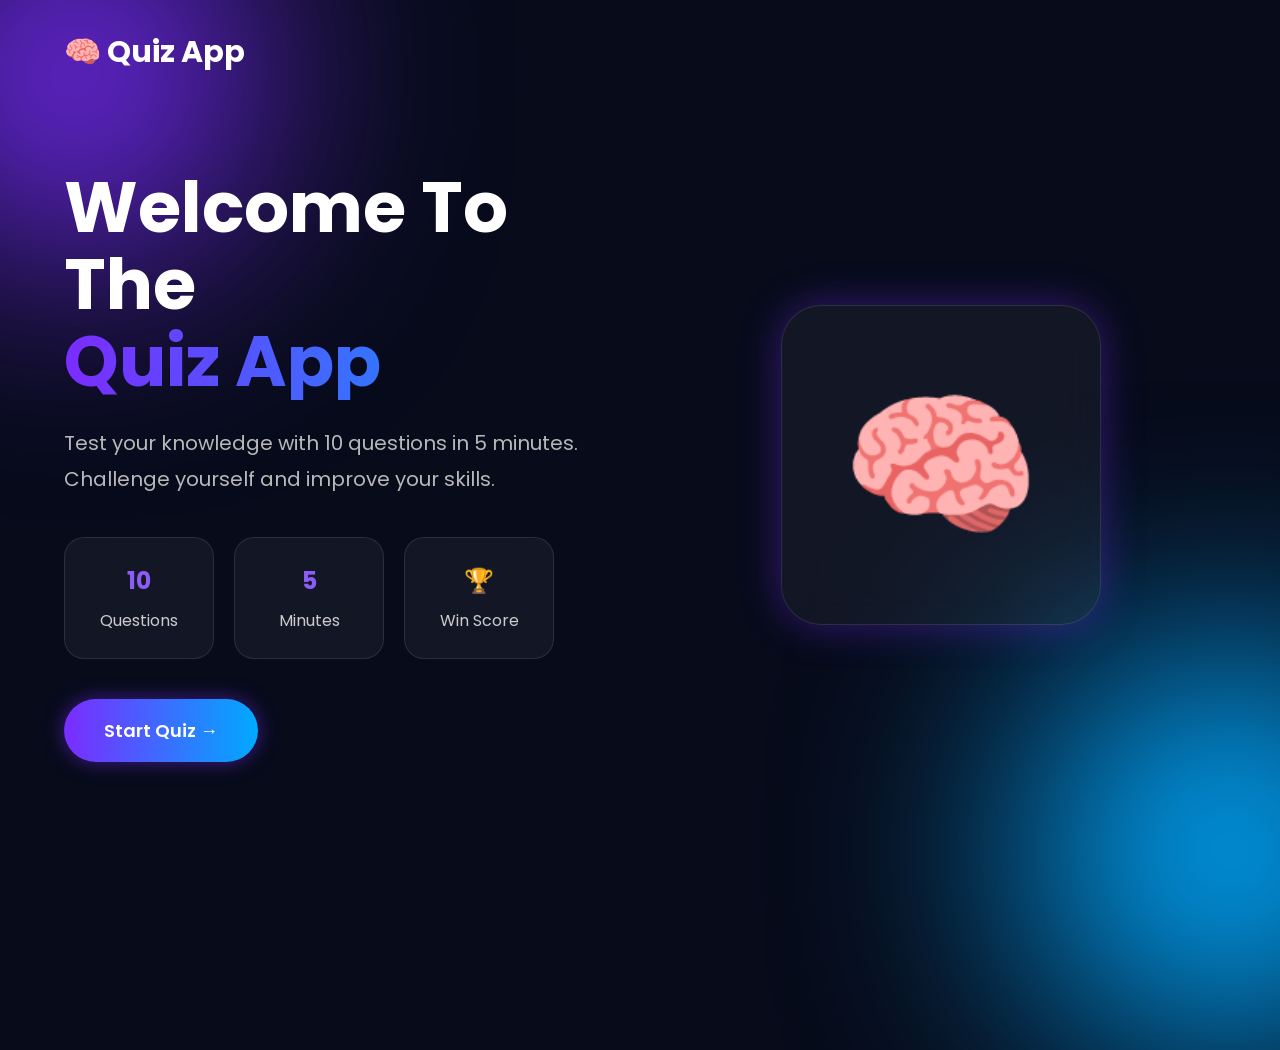
<file: index.html>
<!DOCTYPE html>
<html lang="en">
<head>
    <meta charset="UTF-8">
    <meta name="viewport" content="width=device-width, initial-scale=1.0">
    <title>Quiz App</title>

    <link rel="stylesheet" href="style.css">

    <link href="https://fonts.googleapis.com/css2?family=Poppins:wght@300;400;500;600;700&display=swap" rel="stylesheet">
</head>
<body>

    <div class="background-glow glow-1"></div>
    <div class="background-glow glow-2"></div>

    <div class="container">

        <nav class="navbar">
            <div class="logo">
                🧠 Quiz App
            </div>
        </nav>

        <section class="hero">

            <div class="hero-content">

                <h1>
                    Welcome To The
                    <span>Quiz App</span>
                </h1>

                <p>
                    Test your knowledge with 10 questions in 5 minutes.
                    Challenge yourself and improve your skills.
                </p>

                <div class="stats">

                    <div class="stat-card">
                        <h2>10</h2>
                        <span>Questions</span>
                    </div>

                    <div class="stat-card">
                        <h2>5</h2>
                        <span>Minutes</span>
                    </div>

                    <div class="stat-card">
                        <h2>🏆</h2>
                        <span>Win Score</span>
                    </div>

                </div>

                <a href="question.html" class="start-btn">
                    Start Quiz →
                </a>

            </div>

            <div class="hero-image">

                <div class="brain-card">
                    🧠
                </div>

            </div>

        </section>

    </div>

</body>
</html>
</file>
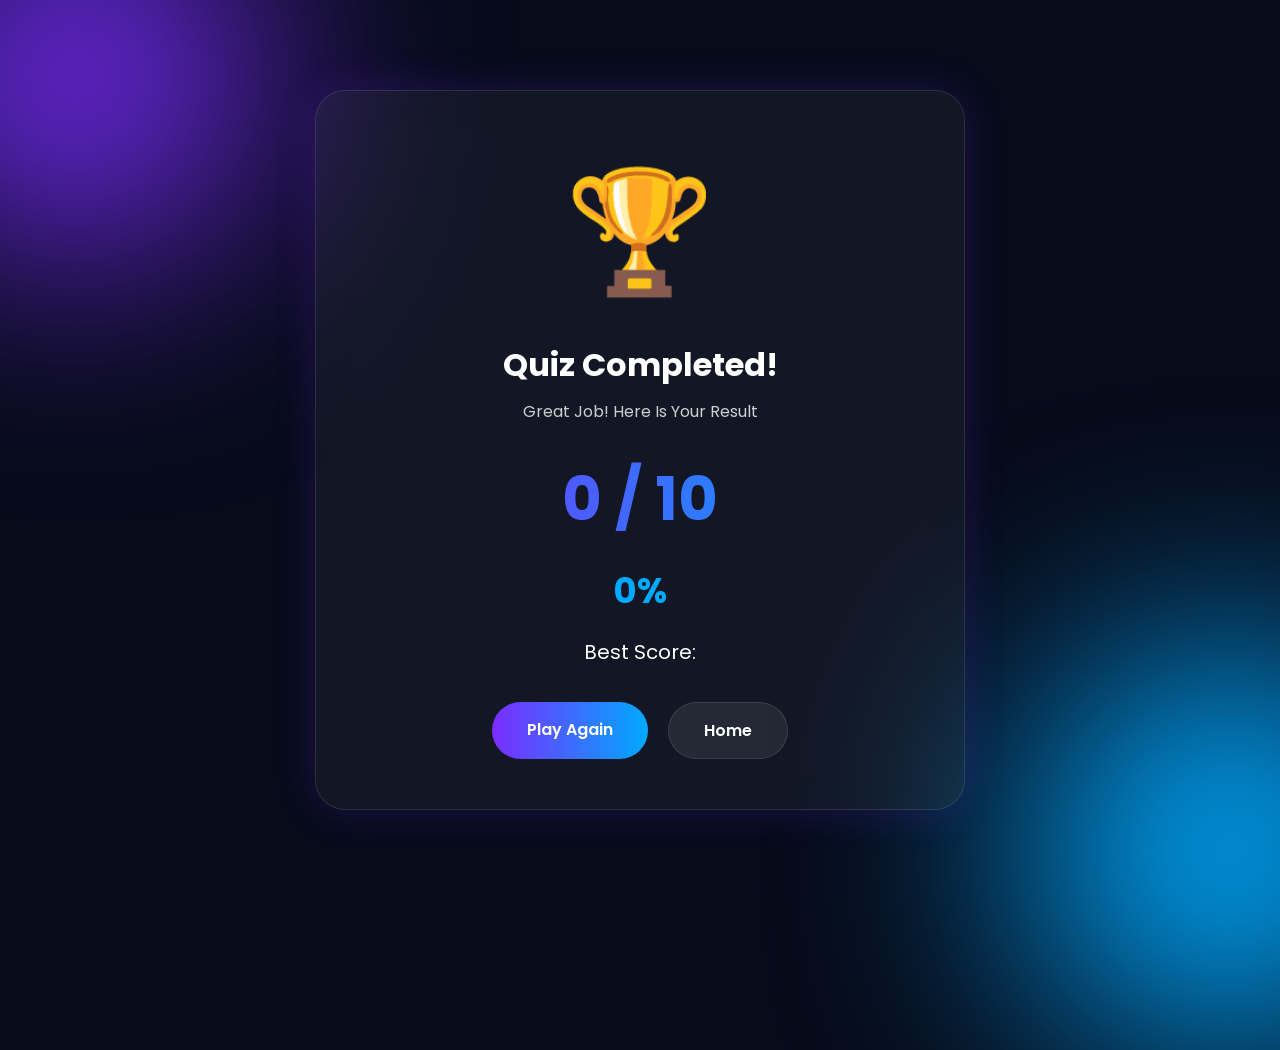
<file: final.html>
<!DOCTYPE html>
<html lang="en">
<head>
    <meta charset="UTF-8">
    <meta name="viewport" content="width=device-width, initial-scale=1.0">
    <title>Quiz Result</title>

    <link rel="stylesheet" href="style.css">

    <link href="https://fonts.googleapis.com/css2?family=Poppins:wght@300;400;500;600;700&display=swap" rel="stylesheet">
</head>

<body>

    <div class="background-glow glow-1"></div>
    <div class="background-glow glow-2"></div>

    <div class="result-container">

        <div class="result-card">

            <div class="trophy">
                🏆
            </div>

            <h1>Quiz Completed!</h1>

            <p class="result-text">
                Great Job! Here Is Your Result
            </p>

            <div class="score-box">

                <h2 id="finalScore">
                    0 / 10
                </h2>

            </div>

            <div class="percentage-box">

                <span id="percentage">
                    0%
                </span>

            </div>

            <div class="best-score">

                Best Score:
                <span id="bestScore">
                    0
                </span>

            </div>

            <div class="result-buttons">

                <a href="question.html" class="play-btn">
                    Play Again
                </a>

                <a href="index.html" class="home-btn">
                    Home
                </a>

            </div>

        </div>

    </div>

    <script src="script.js"></script>

</body>
</html>
</file>
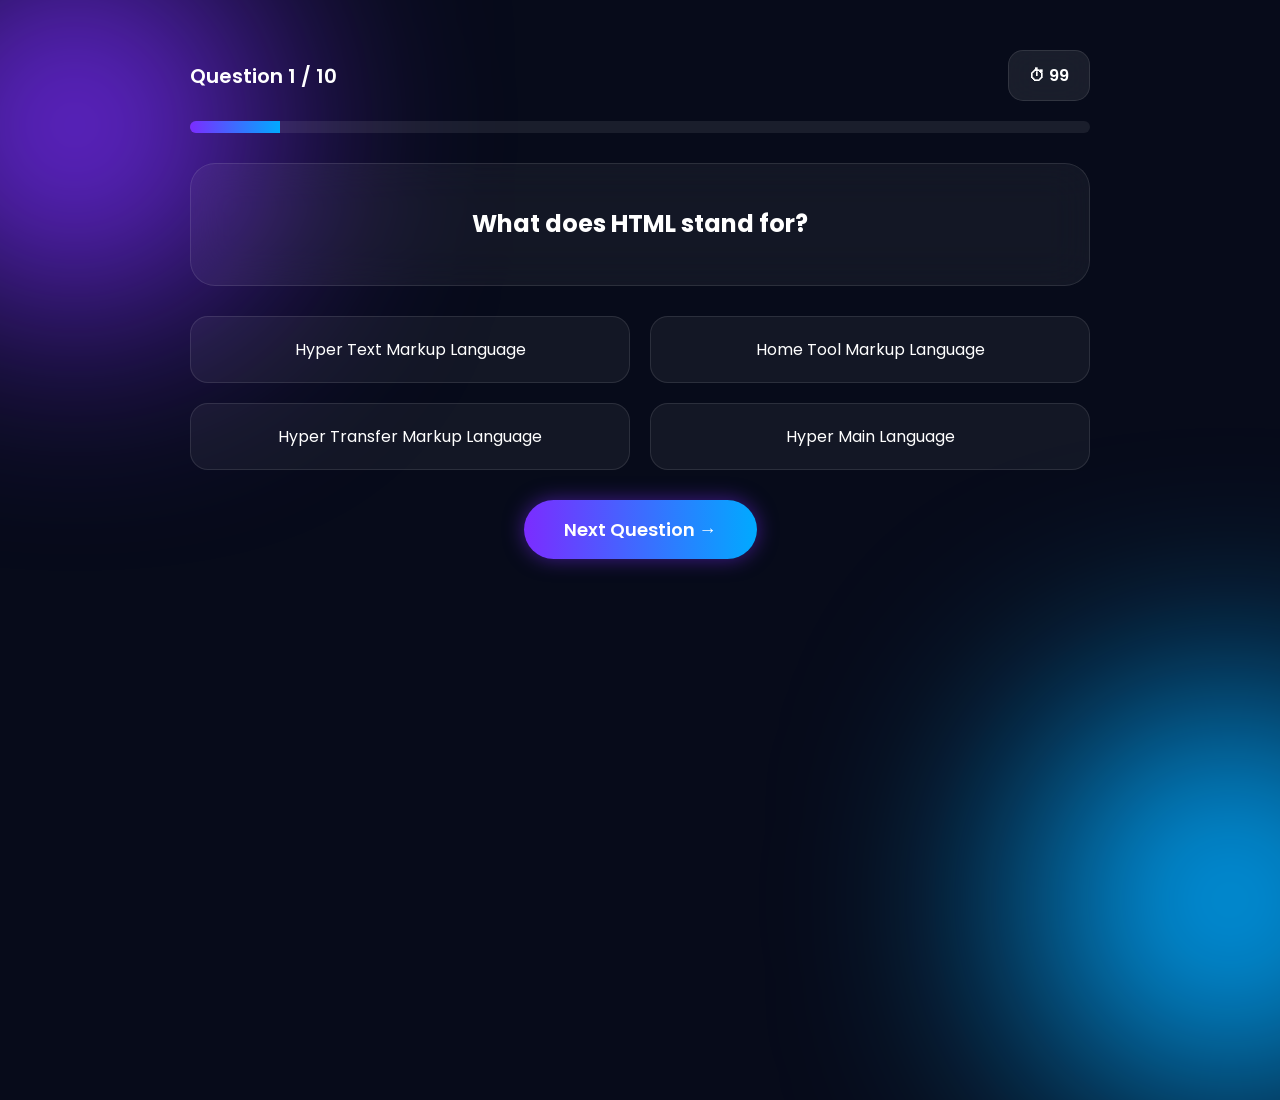
<file: question.html>
<!DOCTYPE html>
<html lang="en">
<head>
    <meta charset="UTF-8">
    <meta name="viewport" content="width=device-width, initial-scale=1.0">
    <title>Quiz Questions</title>

    <link rel="stylesheet" href="style.css">

    <link href="https://fonts.googleapis.com/css2?family=Poppins:wght@300;400;500;600;700&display=swap" rel="stylesheet">
</head>
<body>

    <div class="background-glow glow-1"></div>
    <div class="background-glow glow-2"></div>

    <div class="quiz-wrapper">

        <!-- Header -->

        <div class="quiz-header">

            <div id="questionNumber">
                Question 1 / 10
            </div>

            <div id="timerBox">
                ⏱ 30
            </div>

        </div>

        <!-- Progress Bar -->

        <div class="progress-container">

            <div id="progressBar"></div>

        </div>

        <!-- Question Card -->

        <div class="question-card">

            <h2 id="questionText">
                Loading Question...
            </h2>

        </div>

        <!-- Answers -->

        <div id="answersContainer">

        </div>

        <!-- Next Button -->

        <div class="btn-container">

            <button id="nextBtn">
                Next Question →
            </button>

        </div>

    </div>

    <script src="script.js"></script>

</body>
</html>
</file>
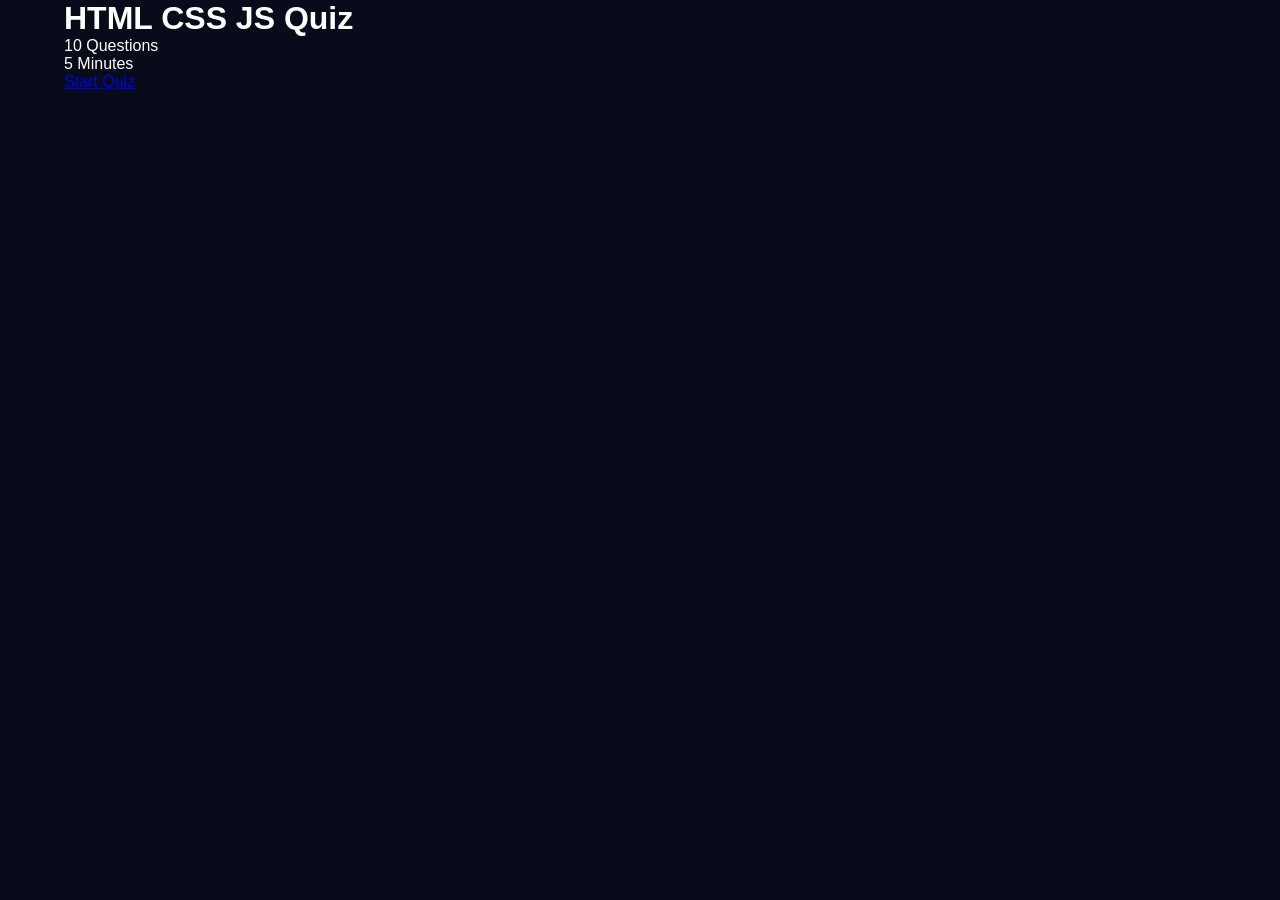
<file: welcome.html>
<!DOCTYPE html>
<html lang="en">
<head>
<meta charset="UTF-8">
<meta name="viewport" content="width=device-width, initial-scale=1.0">
<title>Quiz App</title>

<link rel="stylesheet" href="style.css">
</head>

<body>

<div class="container">

<div class="card">

<h1>HTML CSS JS Quiz</h1>

<p>
10 Questions
<br>
5 Minutes
</p>

<a href="question.html" class="btn">
Start Quiz
</a>

</div>

</div>

</body>
</html>
</file>
<file: style.css>
*{
    margin:0;
    padding:0;
    box-sizing:border-box;
    font-family:'Poppins',sans-serif;
}

body{
    min-height:100vh;
    background:#070B1A;
    overflow:hidden;
    color:white;
    position:relative;
}

/* Background Glow */

.background-glow{
    position:absolute;
    border-radius:50%;
    filter:blur(120px);
    z-index:-1;
}

.glow-1{
    width:350px;
    height:350px;
    background:#7b2cff;
    top:-100px;
    left:-100px;
}

.glow-2{
    width:400px;
    height:400px;
    background:#00aaff;
    bottom:-150px;
    right:-150px;
}

/* Container */

.container{
    width:90%;
    max-width:1300px;
    margin:auto;
}

/* Navbar */

.navbar{
    padding:30px 0;
}

.logo{
    font-size:30px;
    font-weight:700;
    color:white;
}

/* Hero Section */

.hero{
    min-height:80vh;

    display:flex;
    justify-content:space-between;
    align-items:center;
    gap:50px;
}

/* Left Side */

.hero-content{
    flex:1;
}

.hero-content h1{
    font-size:70px;
    line-height:1.1;
    margin-bottom:25px;
}

.hero-content h1 span{
    display:block;

    background:linear-gradient(
    90deg,
    #7b2cff,
    #00aaff
    );

    -webkit-background-clip:text;
    -webkit-text-fill-color:transparent;
}

.hero-content p{
    color:#b8b8b8;
    font-size:20px;
    max-width:600px;
    margin-bottom:40px;
    line-height:1.8;
}

/* Stats */

.stats{
    display:flex;
    gap:20px;
    margin-bottom:40px;
}

.stat-card{
    width:150px;
    padding:25px;

    border:1px solid rgba(255,255,255,.1);

    background:rgba(255,255,255,.05);

    backdrop-filter:blur(20px);

    border-radius:20px;

    text-align:center;

    transition:.3s;
}

.stat-card:hover{
    transform:translateY(-8px);
}

.stat-card h2{
    margin-bottom:10px;
    color:#8b5cf6;
}

.stat-card span{
    color:#ccc;
}

/* Button */

.start-btn{
    display:inline-block;

    text-decoration:none;

    padding:18px 40px;

    border-radius:50px;

    font-size:18px;
    font-weight:600;

    color:white;

    background:linear-gradient(
    90deg,
    #7b2cff,
    #00aaff
    );

    box-shadow:
    0 0 20px rgba(123,44,255,.5);

    transition:.3s;
}

.start-btn:hover{
    transform:translateY(-5px);
    box-shadow:
    0 0 35px rgba(123,44,255,.8);
}

/* Right Side */

.hero-image{
    flex:1;

    display:flex;
    justify-content:center;
    align-items:center;
}

.brain-card{

    width:320px;
    height:320px;

    border-radius:40px;

    background:rgba(255,255,255,.05);

    backdrop-filter:blur(20px);

    border:1px solid rgba(255,255,255,.1);

    display:flex;
    justify-content:center;
    align-items:center;

    font-size:160px;

    box-shadow:
    0 0 40px rgba(123,44,255,.4);

    animation:float 3s ease-in-out infinite;
}

@keyframes float{

    0%{
        transform:translateY(0);
    }

    50%{
        transform:translateY(-15px);
    }

    100%{
        transform:translateY(0);
    }

}

/* Responsive */

@media(max-width:900px){

.hero{
    flex-direction:column;
    text-align:center;
}

.hero-content h1{
    font-size:50px;
}

.stats{
    justify-content:center;
    flex-wrap:wrap;
}

.brain-card{
    width:250px;
    height:250px;
    font-size:120px;
}

}

@media(max-width:600px){

.hero-content h1{
    font-size:40px;
}

.hero-content p{
    font-size:16px;
}

.stat-card{
    width:120px;
}

.start-btn{
    width:100%;
}

}
/* =========================
   QUESTION PAGE
========================= */

.quiz-wrapper{

    width:90%;
    max-width:900px;

    margin:50px auto;
}

.quiz-header{

    display:flex;

    justify-content:space-between;

    align-items:center;

    margin-bottom:20px;

    color:white;
}

#questionNumber{

    font-size:20px;
    font-weight:600;
}

#timerBox{

    background:rgba(255,255,255,.08);

    border:1px solid rgba(255,255,255,.1);

    padding:12px 20px;

    border-radius:15px;

    backdrop-filter:blur(15px);

    font-weight:600;
}

.progress-container{

    width:100%;
    height:12px;

    background:rgba(255,255,255,.08);

    border-radius:50px;

    overflow:hidden;

    margin-bottom:30px;
}

#progressBar{

    width:10%;

    height:100%;

    background:linear-gradient(
    90deg,
    #7b2cff,
    #00aaff
    );

    transition:.4s;
}

.question-card{

    background:rgba(255,255,255,.05);

    border:1px solid rgba(255,255,255,.1);

    backdrop-filter:blur(20px);

    border-radius:25px;

    padding:40px;

    margin-bottom:30px;
}

.question-card h2{

    color:white;

    text-align:center;

    line-height:1.7;
}

#answersContainer{

    display:grid;

    grid-template-columns:1fr 1fr;

    gap:20px;
}

.answer-btn{

    padding:20px;

    border:none;

    border-radius:18px;

    cursor:pointer;

    color:white;

    font-size:16px;

    background:rgba(255,255,255,.05);

    border:1px solid rgba(255,255,255,.1);

    transition:.3s;
}

.answer-btn:hover{

    transform:translateY(-5px);

    border-color:#7b2cff;
}

.correct{

    background:#16a34a !important;
}

.wrong{

    background:#dc2626 !important;
}

.btn-container{

    text-align:center;

    margin-top:30px;
}

#nextBtn{

    padding:16px 40px;

    border:none;

    border-radius:50px;

    cursor:pointer;

    color:white;

    font-size:18px;

    font-weight:600;

    background:linear-gradient(
    90deg,
    #7b2cff,
    #00aaff
    );

    box-shadow:
    0 0 20px rgba(123,44,255,.5);

    transition:.3s;
}

#nextBtn:hover{

    transform:translateY(-5px);
}

@media(max-width:768px){

#answersContainer{

grid-template-columns:1fr;

}

.question-card{

padding:25px;

}

}
/* =========================
   FINAL PAGE
========================= */

.result-container{

    width:100%;

    min-height:100vh;

    display:flex;

    justify-content:center;

    align-items:center;
}

.result-card{

    width:90%;
    max-width:650px;

    padding:50px;

    text-align:center;

    background:rgba(255,255,255,.05);

    backdrop-filter:blur(20px);

    border:1px solid rgba(255,255,255,.1);

    border-radius:30px;

    box-shadow:
    0 0 40px rgba(123,44,255,.2);
}

.trophy{

    font-size:120px;

    margin-bottom:20px;

    animation:float 3s ease-in-out infinite;
}

.result-card h1{

    color:white;

    margin-bottom:10px;
}

.result-text{

    color:#cfcfcf;

    margin-bottom:30px;
}

.score-box{

    margin-bottom:20px;
}

.score-box h2{

    font-size:60px;

    background:linear-gradient(
    90deg,
    #7b2cff,
    #00aaff
    );

    -webkit-background-clip:text;
    -webkit-text-fill-color:transparent;
}

.percentage-box{

    margin-bottom:20px;
}

.percentage-box span{

    font-size:35px;

    color:#00aaff;

    font-weight:700;
}

.best-score{

    margin-bottom:35px;

    color:white;

    font-size:20px;
}

#bestScore{

    color:#8b5cf6;
}

.result-buttons{

    display:flex;

    justify-content:center;

    gap:20px;

    flex-wrap:wrap;
}

.play-btn,
.home-btn{

    text-decoration:none;

    padding:15px 35px;

    border-radius:50px;

    color:white;

    font-weight:600;

    transition:.3s;
}

.play-btn{

    background:linear-gradient(
    90deg,
    #7b2cff,
    #00aaff
    );
}

.home-btn{

    background:rgba(255,255,255,.08);

    border:1px solid rgba(255,255,255,.1);
}

.play-btn:hover,
.home-btn:hover{

    transform:translateY(-5px);
}
</file>
